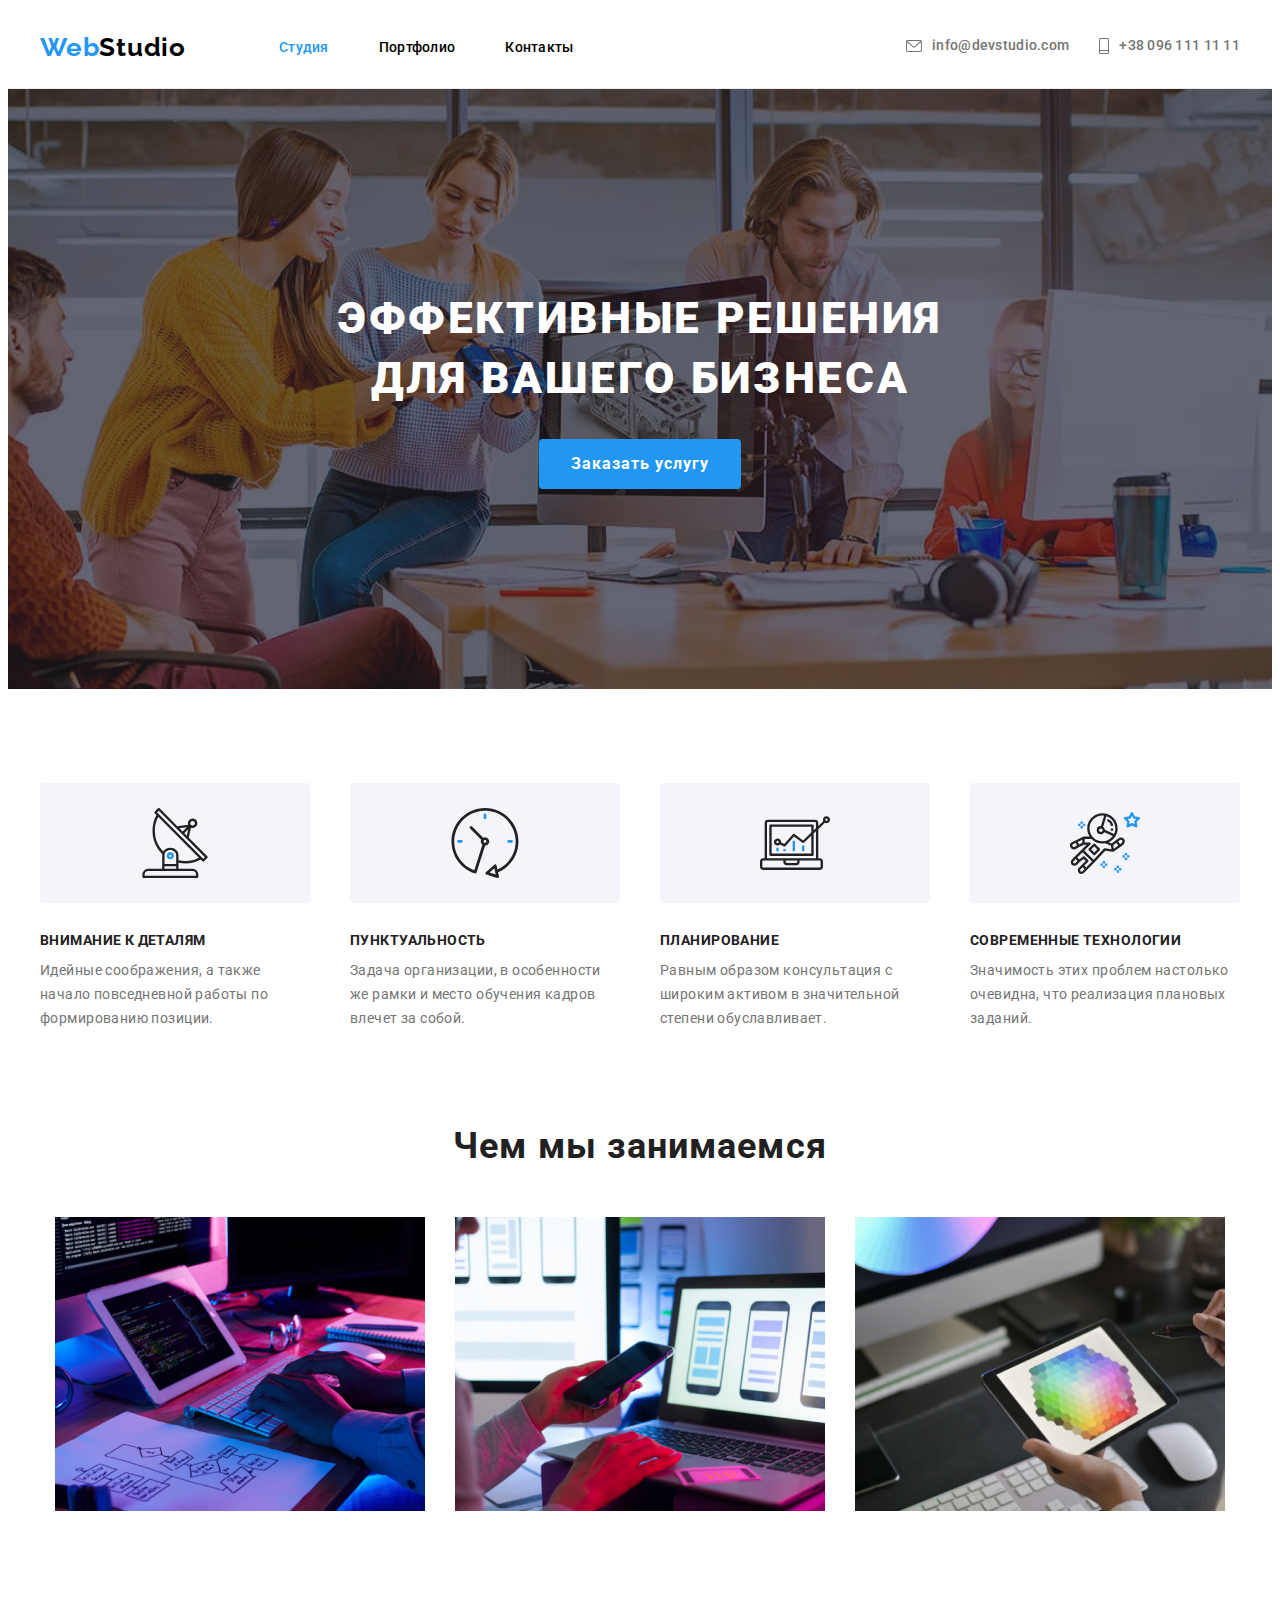
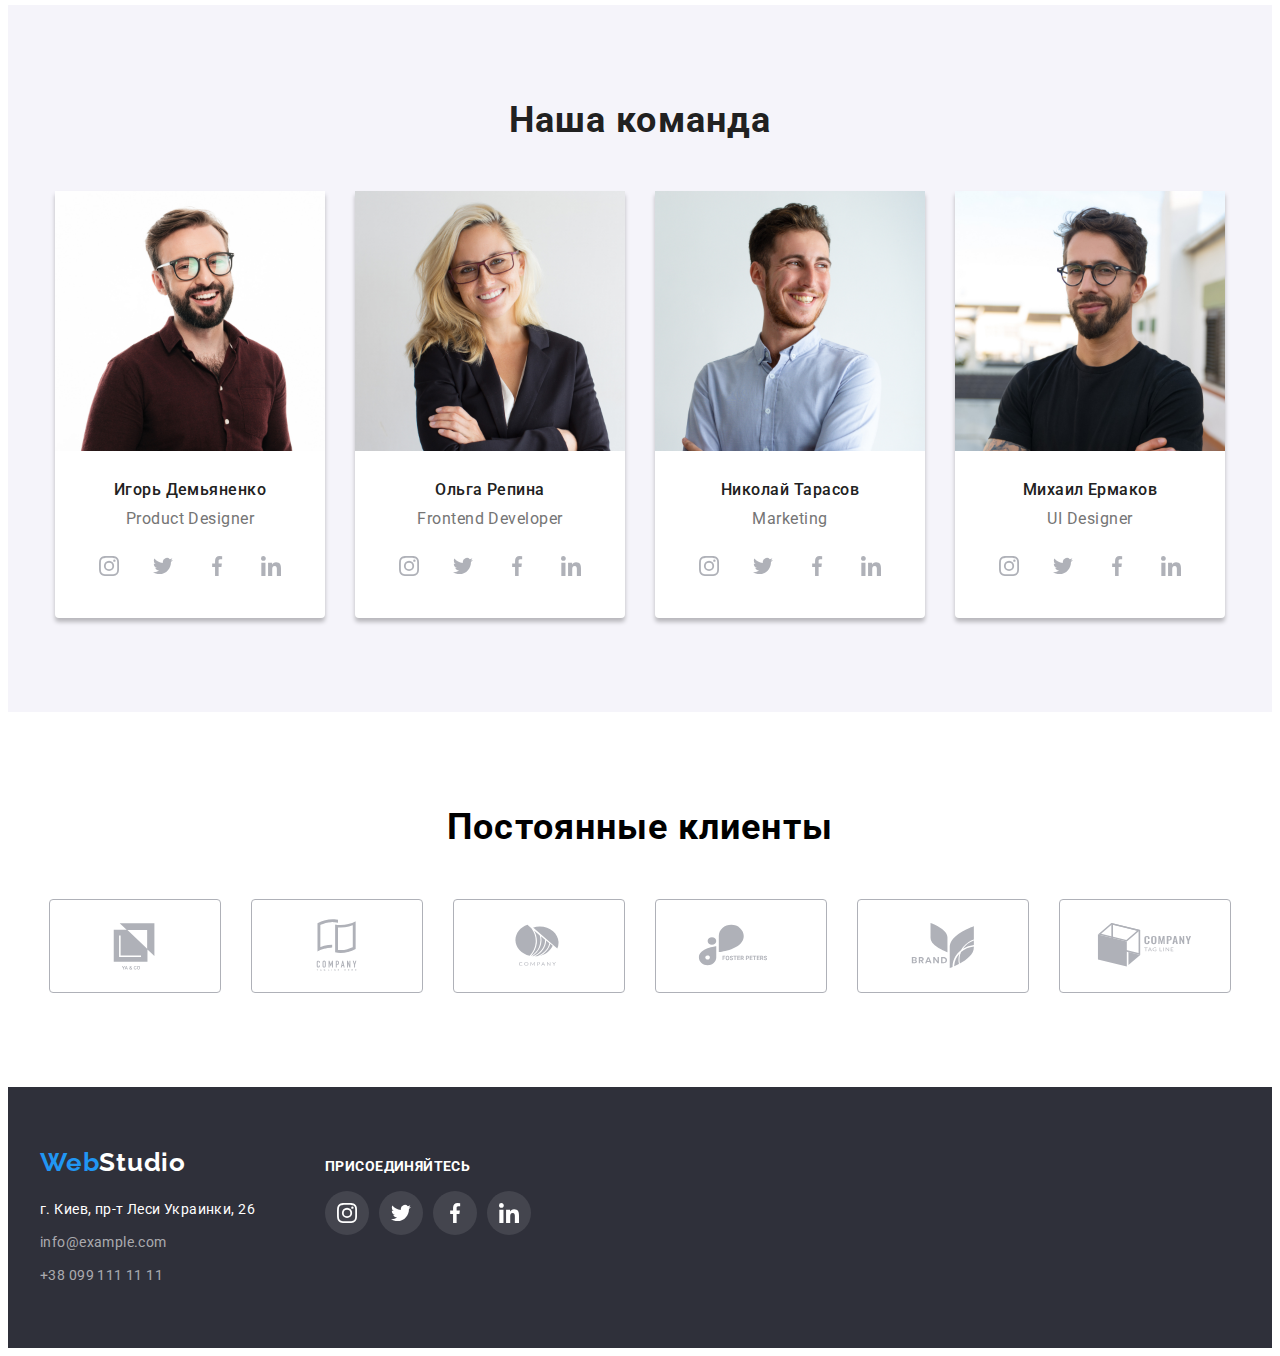
<file: index.html>
<!DOCTYPE html>
<html lang="ru">
  <head>
    <meta charset="UTF-8" />
    <meta http-equiv="X-UA-Compatible" content="IE=edge" />
    <meta name="viewport" content="width=device-width, initial-scale=1.0" />
    <title>WebStudio</title>
    <link rel="preconnect" href="https://fonts.googleapis.com" />
    <link rel="preconnect" href="https://fonts.gstatic.com" crossorigin />
    <link
      href="https://fonts.googleapis.com/css2?family=Raleway:wght@700&family=Roboto:wght@400;500;700;900&display=swap"
      rel="stylesheet"
    />
    <link
      rel="stylesheet"
      href="https://cdnjs.cloudflare.com/ajax/libs/modern-normalize/1.1.0/modern-normalize.min.css"
      integrity="sha512-wpPYUAdjBVSE4KJnH1VR1HeZfpl1ub8YT/NKx4PuQ5NmX2tKuGu6U/JRp5y+Y8XG2tV+wKQpNHVUX03MfMFn9Q=="
      crossorigin="anonymous"
      referrerpolicy="no-referrer"
    />
    <link rel="stylesheet" href="./css/styles.css" />
  </head>
  <body>
    <!-- Шапка -->
    <header class="page-header">
      <div class="container container-nav">
        <nav class="nav container-nav">
          <a class="main-web-header" href="./index.html"
            >Web<span class="studio">Studio</span></a
          >
          <ul class="nav-list">
            <li class="nav-item">
              <a class="link current" href="./index.html">Студия</a>
            </li>
            <li class="nav-item">
              <a class="link" href="./portfolio.html">Портфолио</a>
            </li>
            <li class="nav-item">
              <a class="link" href="">Контакты</a>
            </li>
          </ul>
        </nav>
              <ul class="auth-nav">
          <li class="nav-item item-letter">
            <a class="link-info" href="mailtoinfo@devstudio.com"
              ><svg class="icon-header" width="16" height="12">
                <use href="./images/icons.svg#icon-letter"></use>
              </svg>
              info@devstudio.com</a
            >
          </li>
          <li class="nav-item item-letter">
            <a class="link-info" href="tel:+380961111111">
              <svg class="icon-header" width="10" height="16">
              <use href="./images/icons.svg#icon-mobile"></use>
            </svg>+38 096 111 11 11</a>
          </li>
        </ul>
      </div>
    </header>
    <main>
      <!-- Основа -->
      <section class="hero">
        <div class="container">
        <h1 class="main-text">Эффективные решения для вашего бизнеса</h1>
        <button class="service" type="button">Заказать услугу</button>
        </div>
      </section>
      <!-- Подробно -->
      <section class="section">
        <div class="container">
          <h2 hidden>Перечень</h2>
          <ul class="main-plain">
               <li class="main-list first-icon">
                      <div class="icon-svg">
                        <svg class="icon-svg-tru">
                          <use href="./images/icons.svg#icon-antenna"></use>
                        </svg>
                      </div>
             <h3 class="plain">Внимание к деталям</h3>
              <p class="plain-text">
                Идейные соображения, а также начало повседневной работы по
                формированию позиции.
              </p>
            </li>
            <li class="main-list second-icon">
              <div class="icon-svg">
                <svg class="icon-svg-tru" >
                  <use href="./images/icons.svg#icon-clock"></use>
                </svg>
              </div>
              <h3 class="plain">Пунктуальность</h3>
              <p class="plain-text">
                Задача организации, в особенности же рамки и место обучения
                кадров влечет за собой.
              </p>
            </li>        
            <li class="main-list third-icon">
              <div class="icon-svg">
                <svg class="icon-svg-tru">
                  <use href="./images/icons.svg#icon-diagram"></use>
                </svg>
              </div>
              <h3 class="plain">Планирование</h3>
              <p class="plain-text">
                Равным образом консультация с широким активом в значительной
                степени обуславливает.
              </p>
            </li>          
            <li class="main-list fouth-icon">
              <div class="icon-svg">
                <svg class="icon-svg-tru">
                  <use href="./images/icons.svg#icon-astronaut"></use>
                </svg>
              </div>
              <h3 class="plain">Современные технологии</h3>
              <p class="plain-text">
                Значимость этих проблем настолько очевидна, что реализация
                плановых заданий.
              </p>
            </li>
          </ul>
        </div>
      </section>
      <!-- Наши занятия -->
      <section class="section section-ours">
        <div class="container">
        <h2 class="ours-homework">Чем мы занимаемся</h2>
        <ul class="homework">
          <li class="homework-list">
            <img
              src="./images/img1.png"
              alt="Печает на клавиаутуре"
              width="370"
              height="294"
            />
          </li>
          <li class="homework-list">
            <img
              src="./images/img2.jpg"
              alt="Смотрит на смартфон"
              width="370"
              height="294"
            />
          </li>
          <li class="homework-list">
            <img
              src="./images/img3.jpg"
              alt="в руках планшет"
              width="370"
              height="294"
            />
          </li>
        </ul>
        </div>
      </section>
      <!-- Наша команда -->
      <section class="ours-teams section">
        <div class="container">
        <h2 class="dream-teams">Наша команда</h2>
        <ul class="teams-nav">
          <li class="teams-item">
            <img
              src="./images/Мастера/Игорь.jpg"
              alt="Это Игорь"
              width="270"
              height="260"
            /><div class="socials-team">
            <h3 class="teams-spell">Игорь Демьяненко</h3>
            <p class="teams-text" lang="en">Product Designer</p>
            <ul class="social">
              <li class="social-link">
                <a class="icon-team" href="">
                  <svg class="social-icon-team" width="20" height="20">
                    <use href="./images/icons.svg#icon-instagram"></use>
                  </svg></a></li>
            
              <li class="social-link">
                <a class="icon-team" href="">
                  <svg class="social-icon-team" width="20" height="20">
                    <use href="./images/icons.svg#icon-twitter"></use>
                  </svg></a></li>
              <li class="social-link">
                <a class="icon-team" href="">
            
                  <svg class="social-icon-team" width="20" height="20">
                    <use href="./images/icons.svg#icon-facebook"></use>
                  </svg></a></li>
              <li class="social-link">
                <a class="icon-team" href="">
            
                  <svg class="social-icon-team" width="20" height="20">
                    <use href="./images/icons.svg#icon-linkedin"></use>
                  </svg></a></li>
            </ul>
            </div>
          </li>
          <li class="teams-item">
            <img
              src="./images/Мастера/Ольга.jpg"
              alt="Это Ольга"
              width="270"
              height="260"
            />
            <div  class="socials-team">
            <h3 class="teams-spell">Ольга Репина</h3>
            <p class="teams-text" lang="en">Frontend Developer</p>
            
<ul class="social">
  <li class="social-link"><a class="icon-team" href="">
      <svg class="social-icon-team" width="20" height="20">
        <use href="./images/icons.svg#icon-instagram"></use>
      </svg></a></li>

  <li class="social-link"><a class="icon-team" href="">
      <svg class="social-icon-team" width="20" height="20">
        <use href="./images/icons.svg#icon-twitter"></use>
      </svg></a></li>
  <li class="social-link"><a class="icon-team" href="">

      <svg class="social-icon-team" width="20" height="20">
        <use href="./images/icons.svg#icon-facebook"></use>
      </svg></a></li>
  <li class="social-link"><a class="icon-team" href="">

      <svg class="social-icon-team" width="20" height="20">
        <use href="./images/icons.svg#icon-linkedin"></use>
      </svg></a></li>
</ul>
            </div>
          </li>
          <li class="teams-item">
            <img
              src="./images/Мастера/Николай.jpg"
              alt="Это Николай"
              width="270"
              height="260"
            />
            <div class="socials-team">
            <h3 class="teams-spell">Николай Тарасов</h3>
            <p class="teams-text" lang="en">Marketing</p>
            
            <ul class="social">
              <li class="social-link"><a class="icon-team" href="">
              <svg class="social-icon-team" width="20" height="20">
                <use href="./images/icons.svg#icon-instagram"></use>
              </svg></a></li>

              <li class="social-link"><a class="icon-team" href="">
              <svg class="social-icon-team" width="20" height="20">
                <use href="./images/icons.svg#icon-twitter"></use>
              </svg></a></li>
              <li class="social-link"><a class="icon-team" href="">

              <svg class="social-icon-team" width="20" height="20">
                <use href="./images/icons.svg#icon-facebook"></use>
              </svg></a></li>
              <li class="social-link"><a class="icon-team" href="">

              <svg class="social-icon-team" width="20" height="20">
                <use href="./images/icons.svg#icon-linkedin"></use>
              </svg></a></li>
            </ul>
            </div>
          </li>
          <li class="teams-item">
            <img
              src="./images/Мастера/Михаил.jpg"
              alt="Это Михаил"
              width="270"
              height="260"
            />
            <div class="socials-team">
            <h3 class="teams-spell">Михаил Ермаков</h3>
            <p class="teams-text" lang="en">UI Designer</p>
            <ul class="social">
              <li class="social-link"><a class="icon-team" href="">
                  <svg class="social-icon-team" width="20" height="20">
                    <use href="./images/icons.svg#icon-instagram"></use>
                  </svg></a></li>
            
              <li class="social-link"><a class="icon-team" href="">
                  <svg class="social-icon-team" width="20" height="20">
                    <use href="./images/icons.svg#icon-twitter"></use>
                  </svg></a></li>
              <li class="social-link"><a class="icon-team" href="">
            
                  <svg class="social-icon-team" width="20" height="20">
                    <use href="./images/icons.svg#icon-facebook"></use>
                  </svg></a></li>
              <li class="social-link"><a class="icon-team" href="">
            
                  <svg class="social-icon-team" width="20" height="20">
                    <use href="./images/icons.svg#icon-linkedin"></use>
                  </svg></a></li>
            </ul>

            </div>
          </li>
        </ul>
        </div>
      </section>
      <!-- Постоянные клиенты -->
      <section class="section">
<div class="container">
  <h2 class="clients">Постоянные клиенты</h2>
  <ul class="clients-list">
    <li class="clients-items"> 
      <a class="clients-links" href=""><svg class="clients-icons" width="106" height="60">
        <use href="./images/icons.svg#icon-group1"></use>
      </svg></a></li>
    <li class="clients-items"> 
      <a class="clients-links" href=""><svg class="clients-icons" width="106" height="60">
        <use href="./images/icons.svg#icon-group2"></use>
      </svg></a></li>
    <li class="clients-items"> 
      <a class="clients-links" href=""><svg class="clients-icons" width="106" height="60">
        <use href="./images/icons.svg#icon-group3"></use>
      </svg></a></li>
    <li class="clients-items"> 
      <a class="clients-links" href=""><svg class="clients-icons" width="106" height="60">
        <use href="./images/icons.svg#icon-group4"></use>
      </svg></a></li>
    <li class="clients-items"> 
      <a class="clients-links" href=""><svg class="clients-icons" width="106" height="60">
        <use href="./images/icons.svg#icon-group5"></use>
      </svg></a></li>
    <li class="clients-items"> 
      <a class="clients-links" href=""><svg class=" clients-icons" width="106" height="60">
        <use href="./images/icons.svg#icon-group6"></use>
      </svg></a></li>
  </ul>
</div>
      </section>
          </main>
    <!-- Подвал -->
        <footer class="footer-fon">
          <div class="container">
            <div class="footer-list">
              <a class="main-web-footer" href="./index.html">Web<span class="studio-fon">Studio</span></a>
              <address>
                <ul>
                  <li>
                    <a class="link-footer-text" href="">г. Киев, пр-т Леси Украинки, 26</a>
                  </li>
                  <li>
                    <a class="link-footer-one" href="mailtoinfo@example.com">info@example.com</a>
                  </li>
                  <li>
                    <a class="link-footer-two" href="tel:+380991111111">+38 099 111 11 11</a>
                  </li>
                </ul>
              </address>
            </div>
            <div class="footer-list">
              <p class="footer-txt">ПРИСОЕДИНЯЙТЕСЬ</p>
              <ul class="subscribe">
                <li class="subscribe-item">
                  <a class="subscribe-link" href=""><svg width="20" height="20">
                      <use href="./images/icons.svg#icon-instagram"></use>
                    </svg></a>
                </li>
                <li class="subscribe-item">
                  <a class="subscribe-link" href=""><svg width="20" height="20">
                      <use href="./images/icons.svg#icon-twitter"></use>
                    </svg></a>
                </li>
                <li class="subscribe-item">
                  <a class="subscribe-link" href=""><svg width="20" height="20">
                      <use href="./images/icons.svg#icon-facebook"></use>
                    </svg></a>
                </li>
                <li class="subscribe-item">
                  <a class="subscribe-link" href=""><svg width="20" height="20">
                      <use href="./images/icons.svg#icon-linkedin"></use>
                    </svg></a>
                </li>
              </ul>
            </div>
        
          </div>
        </footer>
      </body>
</html>
</file>
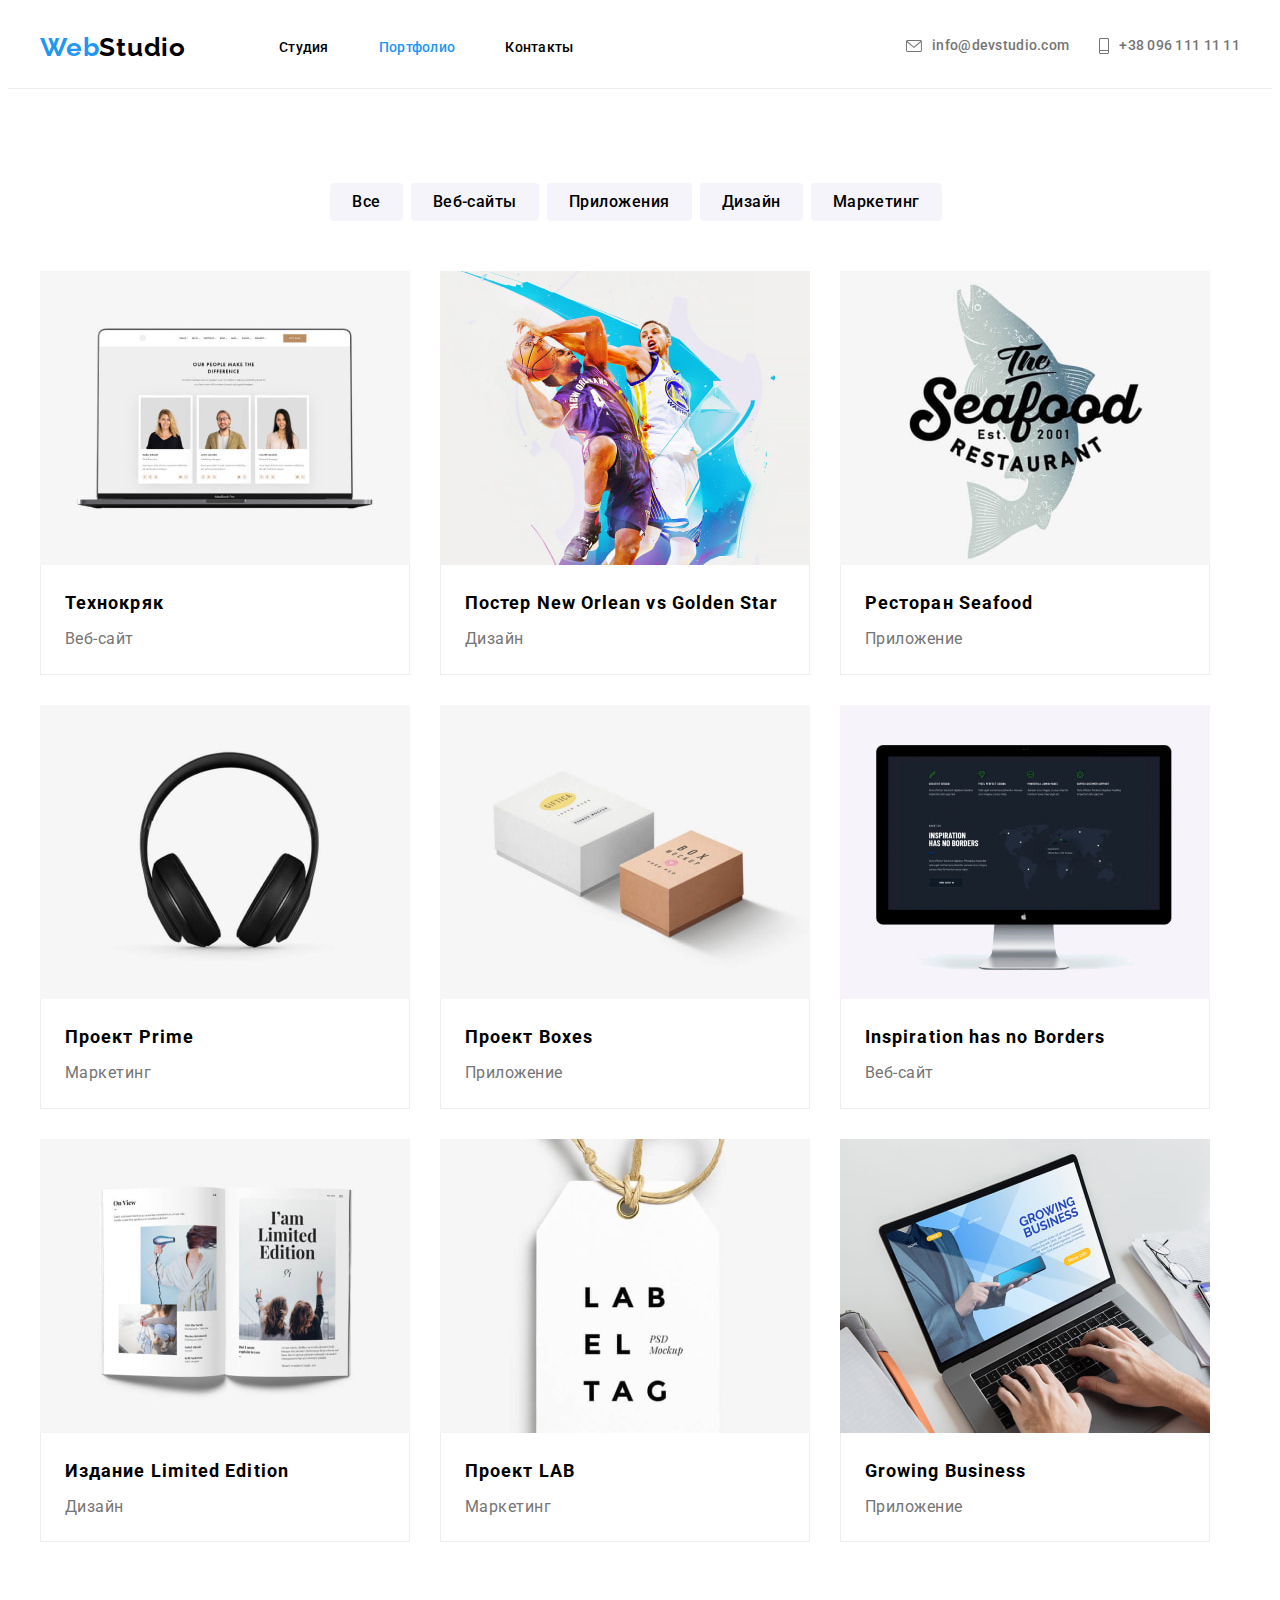
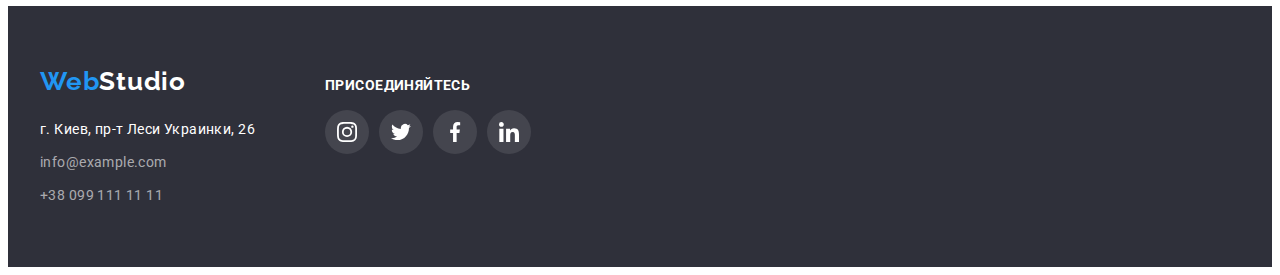
<file: portfolio.html>
<!DOCTYPE html>
<html lang="ru">
  <head>
    <meta charset="UTF-8" />
    <meta http-equiv="X-UA-Compatible" content="IE=edge" />
    <meta name="viewport" content="width=device-width, initial-scale=1.0" />
    <title>WebStudio</title>
    <link rel="preconnect" href="https://fonts.googleapis.com" />
    <link rel="preconnect" href="https://fonts.gstatic.com" crossorigin />
    <link
      href="https://fonts.googleapis.com/css2?family=Raleway:wght@700&family=Roboto:wght@400;500;700;900&display=swap"
      rel="stylesheet"
    />
    <link rel="stylesheet" href="https://cdnjs.cloudflare.com/ajax/libs/modern-normalize/1.1.0/modern-normalize.min.css"
      integrity="sha512-wpPYUAdjBVSE4KJnH1VR1HeZfpl1ub8YT/NKx4PuQ5NmX2tKuGu6U/JRp5y+Y8XG2tV+wKQpNHVUX03MfMFn9Q=="
      crossorigin="anonymous" referrerpolicy="no-referrer" />
    <link rel="stylesheet" href="./css/styles.css" />
  </head>
  <body>
    <!-- Шапка -->
      <header class="page-header">
        <div class="container container-nav">
          <nav class="nav container-nav">
            <a class="main-web-header" href="./index.html">Web<span class="studio">Studio</span></a>
            <ul class="nav-list">
              <li class="nav-item">
                <a class="link" href="./index.html">Студия</a>
              </li>
              <li class="nav-item">
                <a class="link current" href="./portfolio.html">Портфолио</a>
              </li>
              <li class="nav-item">
                <a class="link" href="">Контакты</a>
              </li>
            </ul>
          </nav>
          <ul class="auth-nav">
            <li class="nav-item item-letter">
              <a class="link-info" href="mailtoinfo@devstudio.com"><svg class="icon-header" width="16" height="12">
                  <use href="./images/icons.svg#icon-letter"></use>
                </svg>
                info@devstudio.com</a>
            </li>
            <li class="nav-item item-letter">
              <a class="link-info" href="tel:+380961111111">
                <svg class="icon-header" width="10" height="16">
                  <use href="./images/icons.svg#icon-mobile"></use>
                </svg>+38 096 111 11 11</a>
            </li>
          </ul>
        </div>
      </header>
      <!-- Основа -->
    <main>
    <section class="foundation section">
      <div class="container">
      <h1 hidden>Наши работы</h1>
      <ul class="foundation-buttons">
        <li class="foundation-list"><button class="ours-works" type="button">Все</button></li>
        <li class="foundation-list"><button class="ours-works" type="button">Веб-сайты</button></li>
        <li class="foundation-list"><button class="ours-works" type="button">Приложения</button></li>
        <li class="foundation-list"><button class="ours-works" type="button">Дизайн</button></li>
        <li class="foundation-list"><button class="ours-works" type="button">Маркетинг</button></li>
      </ul>
      <ul class="flex-container">
        <li class="foundation-link">
          <a class="link-port" href="">
            <img
              src="./images/Работы/Технокряк.jpg"
              alt="Экран ноутбука"
              width="370"
              height="294"
            /><div class="div-list">
            <h2 class="im-li-foun">Технокряк</h2>
            <p class="text-port">Веб-сайт</p></div></a
          >
        </li>
        <li class="foundation-link">
          <a class="link-port" href="">
            <img
              src="./images/Работы/Постер.jpg"
              alt="2 баскетболиста"
              width="370"
              height="294"
            /><div class="div-list">
            <h2 class="im-li-foun">Постер New Orlean vs Golden Star</h2>
            <p class="text-port">Дизайн</p></div></a
          >
        </li>
        <li class="foundation-link">
          <a class="link-port" href=""
            ><img
              src="./images/Работы/Ресторан.jpg"
              alt="Рыба"
              width="370"
              height="294"
            /><div class="div-list">
            <h2 class="im-li-foun">Ресторан Seafood</h2>
            <p class="text-port">Приложение</p></div>
          </a>
        </li>
        <li class="foundation-link">
          <a class="link-port" href=""
            ><img
              src="./images/Работы/Prime.jpg"
              alt="Наушники"
              width="370"
              height="294"
            /><div class="div-list">
            <h2 class="im-li-foun">Проект Prime</h2>
            <p class="text-port">Маркетинг</p></div></a
          >
        </li>
        <li class="foundation-link">
          <a class="link-port" href=""
            ><img
              src="./images/Работы/Boxes.jpg"
              alt="2 коробки"
              width="370"
              height="294"
            /><div class="div-list">
            <h2 class="im-li-foun">Проект Boxes</h2>
            <p class="text-port">Приложение</p></div></a
          >
        </li>
        <li class="foundation-link">
          <a class="link-port" href=""
            ><img
              src="./images/Работы/Inspiration.jpg"
              alt="Монитор"
              width="370"
              height="294"
            /><div class="div-list">
            <h2 class="im-li-foun">Inspiration has no Borders</h2>
            <p class="text-port">Веб-сайт</p></div></a
          >
        </li>
        <li class="foundation-link">
          <a class="link-port" href=""
            ><img
              src="./images/Работы/Издание.jpg"
              alt="Журнал"
              width="370"
              height="294"
            /><div class="div-list">
            <h2 class="im-li-foun">Издание Limited Edition</h2>
            <p class="text-port">Дизайн</p></div></a
          >
        </li>
        <li class="foundation-link">
          <a class="link-port" href=""
            ><img
              src="./images/Работы/LAB.jpg"
              alt="Бирка"
              width="370"
              height="294"
            /><div class="div-list">
            <h2 class="im-li-foun">Проект LAB</h2>
            <p class="text-port">Маркетинг</p></div></a
          >
        </li>
        <li class="foundation-link">
          <a class="link-port" href=""
            ><img
              src="./images/Работы/Growing.jpg"
              alt="Ноутбук"
              width="370"
              height="294"
            /><div class="div-list">
            <h2 class="im-li-foun">Growing Business</h2>
            <p class="text-port">Приложение</p></div></a
          >
        </li>
      </ul>
      </div>
    </section>
    </main>
    <!-- Подвал -->
        <footer class="footer-fon">
          <div class="container">
            <div class="footer-list">
              <a class="main-web-footer" href="./index.html">Web<span class="studio-fon">Studio</span></a>
              <address>
                <ul>
                  <li>
                    <a class="link-footer-text" href="">г. Киев, пр-т Леси Украинки, 26</a>
                  </li>
                  <li>
                    <a class="link-footer-one" href="mailtoinfo@example.com">info@example.com</a>
                  </li>
                  <li>
                    <a class="link-footer-two" href="tel:+380991111111">+38 099 111 11 11</a>
                  </li>
                </ul>
                </address>
            </div>
            <div class="footer-list">
              <h2 class="footer-txt">ПРИСОЕДИНЯЙТЕСЬ</h2>
              <ul class="subscribe">
                <li class="subscribe-item">
                  <a class="subscribe-link" href=""><svg width="20" height="20">
                      <use href="./images/icons.svg#icon-instagram"></use>
                    </svg></a>
                </li>
                <li class="subscribe-item">
                  <a class="subscribe-link" href=""><svg width="20" height="20">
                      <use href="./images/icons.svg#icon-twitter"></use>
                    </svg></a>
                </li>
                <li class="subscribe-item">
                  <a class="subscribe-link" href=""><svg width="20" height="20">
                      <use href="./images/icons.svg#icon-facebook"></use>
                    </svg></a>
                </li>
                <li class="subscribe-item">
                  <a class="subscribe-link" href=""><svg width="20" height="20">
                      <use href="./images/icons.svg#icon-linkedin"></use>
                    </svg></a>
                </li>
              </ul>
            </div>
            
          </div>
        </footer>
  </body>
</html>
</file>
<file: css/styles.css>
:root {
  /*основаные шрифты*/
  --main-font: Roboto, sans-serif;
  --secondary-fond: Raleway, sans-serif;
  /*цвет текста*/
  --wgt-text: #ffffff;
  --black-text: #000000;
  --grey-text: #757575;
  --blue-text: #2196f3;
  --main-text: #212121;
  /*цвет фона*/
  --wght-fon: #ffffff;
  --black-fon: #2f303a;
  --grey-fon: #f5f4fa;
}
/* Общее */

.container {
  width: 1200px;
  padding-left: 15px;
  padding-right: 15px;
  margin-left: auto;
  margin-right: auto;
}
body {
  background-color: var(--wght-fon);
  color: var(--main-text);
  font-family: var(--main-font);
  font-size: 14px;
  line-height: 1.14;
  letter-spacing: 0.03em;
}
h1,
h2,
h3,
h4,
ul,
p {
  margin-top: 0;
  margin-bottom: 0;
}
[href] {
  text-decoration: none;
}
.hidden {
  display: none;
}
ul {
  list-style: none;
  padding-inline-start: 0;
}

img {
  display: block;
  max-width: 100%;
  height: auto;
}
/* Шапка */
.page-header {
  border-bottom: 1px solid #ececec;
  padding-top: 24px;
  padding-bottom: 25px;
}
.container-nav {
  display: flex;
  align-items: center;
  justify-content: center;
}
.main-web-header {
  display: inline-block;
  margin-right: 93px;

  font-family: var(--secondary-fond);
  color: var(--blue-text);
  text-decoration: none;
  font-weight: 700;
  font-size: 26px;
  line-height: 1.2;
  letter-spacing: 0.03em;
}
.studio {
  font-family: var(--secondary-fond);
  color: var(--black-text);
  text-decoration: none;
  font-weight: 700;
  font-size: 26px;
  line-height: 1.2;
  letter-spacing: 0.03em;
}

.nav-list {
  display: flex;
}

.nav-item:hover .icon-header,
.nav-item:focus .icon-header {
  fill: #188ce8;
}
.nav-list .nav-item + .nav-item {
  margin-left: 50px;
}
/*.auth-nav .nav-item + .nav-item {
  margin-left: 50px;
}*/
.icon-header {
  margin-right: 10px;
  fill: var(--grey-text);
  background-repeat: no-repeat;
  background-position: center;
  background-size: contain;
  cursor: pointer;
}
.icon-header:hover,
.icon-header:focus {
  color: var(--blue-text);
  fill: var(--blue-text);
}

.link-info {
  font-family: var(--main-font);
  color: var(--grey-text);
  font-weight: 500;
  font-size: 14px;
  line-height: 1.14;
  letter-spacing: 0.02em;
  display: inline-flex;
  justify-content: center;
  align-items: center;
}
.link:hover,
.link:focus {
  color: var(--blue-text);
}

.nav-list .link.current {
  color: var(--blue-text);
}

.auth-nav .link-info:hover,
.auth-nav .link-info:focus {
  color: var(--blue-text);
 
}
.link {
  font-family: var(--main-font);
  color: var(--black-text);
  font-weight: 500;
  font-size: 14px;
  line-height: 1.14;
  letter-spacing: 0.02em;
}
.auth-nav {
  display: flex;
  margin-left: auto;
}
.item-letter:last-child {
  margin-left: 30px;
}

/* Основа */
.hero {
  max-width: 1600px;
  background-image: linear-gradient(
      rgba(47, 48, 58, 0.4),
      rgba(47, 48, 58, 0.4)
    ),
    url(../images/Остальное/main.jpg);
  background-color: var(--black-fon);
  background-repeat: no-repeat;
  background-position: center;
  background-size: cover;
  text-align: center;
  padding-top: 200px;
  padding-bottom: 200px;
  margin-left: auto;
  margin-right: auto;
  align-items: center;
}
.main-text {
  width: 696px;
  margin-bottom: 30px;
  font-family: var(--main-font);
  font-weight: 900;
  font-size: 44px;
  line-height: 1.36;
  text-align: center;
  margin-left: auto;
  margin-right: auto;

  letter-spacing: 0.06em;
  text-transform: uppercase;
  color: var(--wgt-text);
}
.service {
  display: inline-block;
  text-align: center;
  border: 1px transparent;
  cursor: pointer;

  background-color: var(--blue-text);
  color: var(--wgt-text);
  font-family: var(--main-font);
  font-weight: 700;
  font-size: 16px;
  line-height: 1.87;
  letter-spacing: 0.06em;
  border-radius: 4px;
  padding: 10px 32px;
  min-width: 136px;
}
.service:hover,
.service:focus {
  color: var(--wgt-text);
  background-color: #188ce8;
}
/* Подробно */

.section {
  padding-top: 94px;
  padding-bottom: 94px;
}
.main-plain {
  display: flex;
  justify-content: space-between;
}
.main-list {
  width: 270px;
}
.icon-svg {
  display: flex;
  align-items: center;
  justify-content: center;
  min-width: 270px;
  min-height: 120px;
  margin-top: 0px;
  margin-bottom: 30px;
  border-radius: 4px;
  background-color: var(--grey-fon);
}
.icon-svg-tru {
  width: 70px;
  height: 70px;
}
.plain {
  margin-bottom: 10px;
  margin-top: 30px;
  font-family: var(--main-font);
  font-weight: 700;
  font-size: 14px;
  line-height: 1.14;
  letter-spacing: 0.03em;
  text-transform: uppercase;
}
.plain-text {
  color: var(--grey-text);
  font-family: var(--main-font);
  font-weight: 400;
  font-size: 14px;
  line-height: 1.71;
  letter-spacing: 0.03em;
}
/* Наши занятия */
.section-ours {
  padding-top: 0px;
}
.ours-homework,
.dream-teams {
  margin-bottom: 50px;

  font-family: var(--main-font);
  font-weight: 700;
  font-size: 36px;
  line-height: 1.17;
  text-align: center;
  letter-spacing: 0.03em;
}
.homework .homework-list + .homework-list {
  margin-left: 30px;
}
.homework,
.teams-nav {
  display: flex;
  align-items: center;
  justify-content: center;
}
.homework-list {
  display: block;
}
/* Наша команда */

.ours-teams {
  background-color: var(--grey-fon);
}
.teams-nav .teams-item + .teams-item {
  margin-left: 30px;
}

.teams-item {
  background-color: var(--wght-fon);
  border-radius: 0px 0px 4px 4px;
  box-shadow: 0px 4px 4px rgba(0, 0, 0, 0.25);
}
.teams-spell {
  font-family: var(--main-font);
  font-weight: 500;
  font-size: 16px;
  line-height: 1.18;
  letter-spacing: 0.03em;
  text-align: center;
  margin-bottom: 10px;
}
.teams-text {
  text-align: center;
  /* padding-bottom: 30px; */
  color: var(--grey-text);
  font-family: var(--main-font);
  font-weight: 400;
  font-size: 16px;
  margin-bottom: 16px;
  line-height: 1.18;
  letter-spacing: 0.03em;
}
.social {
  display: flex;
  justify-content: center;
  margin-top: 16px;
  /* margin-bottom: 30px; */
}
.socials-team {
  padding: 30px;
}
.social-link {
  border-radius: 50%;
}
.social-link:not(:last-child) {
  margin-right: 10px;
}
.icon-team {
  fill: #AFB1B8;
  display: flex;
  justify-content: center;
  align-items: center;
  width: 44px;
  height: 44px;

}
.social-link:hover,
.social-link:focus {
  background-color: #188ce8;
}
.social-link:hover .icon-team,
.social-link:focus .icon-team{
  fill: #ffffff;
}

/*Постоянные клиенты*/
.clients {
  font-weight: 700;
  font-size: 36px;
  line-height: 1.17;
  text-align: center;
  letter-spacing: 0.03em;
  color: var(--black-text)
}
.clients-list {
  display: flex;
  justify-content: center;
  margin-top: 50px;
}
.clients-items:not(:last-child) {
  margin-right: 30px;
}
.clients-items {
  border: 1px solid #AFB1B8;
  border-radius: 4px;
  width: 170px;
  height: 92px;
}
.clients-links {
  display: flex;
  justify-content: center;
  align-items: center;
  width: 170px;
  height: 92px;
  fill:#AFB1B8
}
.clients-items:hover ,
.clients-items:focus {
  border: 1px solid var(--blue-text)
}

.clients-items:hover .clients-links,
.clients-items:focus .clients-links{
  fill: var(--blue-text);

}
/* Подвал */
.footer-fon {
  padding-top: 60px;
  padding-bottom: 60px;
  background-color: var(--black-fon);
}

.footer-fon .container {
  display: flex;
  align-items: baseline;
}
.main-web-footer {
  display: inline-block;

  margin-bottom: 20px;

  font-family: var(--secondary-fond);
  color: var(--blue-text);
  text-decoration: none;
  font-weight: 700;
  font-size: 26px;
  line-height: 1.2;
  letter-spacing: 0.03em;
}
.studio-fon {
  color: var(--wght-fon);
}
.link-footer-text {
  display: inline-block;
  margin-bottom: 9px;

  font-family: var(--main-font);
  font-style: normal;
  font-weight: 400;
  font-size: 14px;
  line-height: 1.71;
  letter-spacing: 0.03em;
  color: var(--wgt-text);
}
.link-footer-one {
  display: block;
  margin-bottom: 9px;

  font-family: var(--main-font);
  font-style: normal;
  font-weight: 400;
  font-size: 14px;
  line-height: 1.71;
  letter-spacing: 0.03em;
  color: #ffffff99;
}
.link-footer-two {
  display: block;
  font-family: var(--main-font);
  font-style: normal;
  font-weight: 400;
  font-size: 14px;
  line-height: 1.71;
  letter-spacing: 0.03em;
  color: #ffffff99;
}
.link-footer-text:hover,
.link-footer-text:focus {
  color: var(--blue-text);
}
.link-footer-one:hover,
.link-footer-one:focus,
.link-footer-two:hover,
.link-footer-two:focus {
  color: var(--blue-text);
}
.container .footer-list:not(:last-child) {
  list-style: none;
  margin-right: 70px;
}
.footer-txt {
  font-weight: 700;
  font-size: 14px;
  line-height: 1.14;
  letter-spacing: 0.03em;
  text-transform: uppercase;
  color: var(--wgt-text)
}
.subscribe {
  display: flex;
  justify-content: center;
  margin-top: 16px
}
.subscribe-item {
  border-radius: 50%;
  background: rgba(255, 255, 255, 0.1);
}
.subscribe-item:not(:last-child) {
  margin-right: 10px;
}
.subscribe-link {
  display: flex;
  justify-content: center;
  align-items: center;
  width: 44px;
  height: 44px;
  fill: var(--wgt-text)
}

.subscribe-item:hover, 
.subscribe-item:focus {
  background-color: var(--blue-text);
}

/* Портфолио */
/* Основа */
.foundation-buttons {
  display: flex;
  justify-content: center;
  margin-bottom: 50px;
}
.foundation-list {
  margin-right: 8px;
  
}
.foundation-list:hover,
.foundation-list:focus {
box-shadow: 0px 4px 4px rgba(0, 0, 0, 0.25);
border-radius: 4px;
}
..link-port {
  
}
.link-port:hover,
.link-port:focus {
  display: block;
  box-shadow: 0px 4px 4px rgba(0, 0, 0, 0.25);
}
.ours-works {
  border-radius: 4px;
  padding: 6px 22px;
  border: 1px transparent;
  cursor: pointer;
  background-color: #F5F4FA;

  font-family: var(--main-font);
  font-weight: 500;
  font-size: 16px;
  line-height: 1.62;
  text-align: center;
  letter-spacing: 0.03em;
}
.ours-works:hover,
.ours-works:focus {
  background-color: var(--blue-text);
  color: var(--wgt-text);
}
.flex-container {
  display: flex;
  flex-wrap: wrap;
  margin-right: -30px;
  margin-bottom: -30px;
}
.foundation-link {
  margin-right: 30px;
  margin-bottom: 30px;
}
.foundation-link:nth-child(3n) {
  margin-right: 0px;
}
.foundation-link:nth-last-child(-n + 3) {
  margin-bottom: 0px;
}
.im-li-foun {
  font-family: var(--main-font);
  color: var(--black-text);
  font-weight: 700;
  font-size: 18px;
  line-height: 2;
  letter-spacing: 0.06em;
  
}
.div-list {
  padding-left: 24px;
  padding-right: 24px;
  padding-bottom: 20px;
  padding-top: 20px;
  border-left: 1px solid #eeeeee;
  border-right: 1px solid #eeeeee;
  border-bottom: 1px solid #eeeeee;
}

.text-port {
  color: var(--grey-text);
  font-family: var(--main-font);
  font-weight: 400;
  font-size: 16px;
  line-height: 1.8;
  letter-spacing: 0.03em;
  margin-top: 4px;
}
</file>
